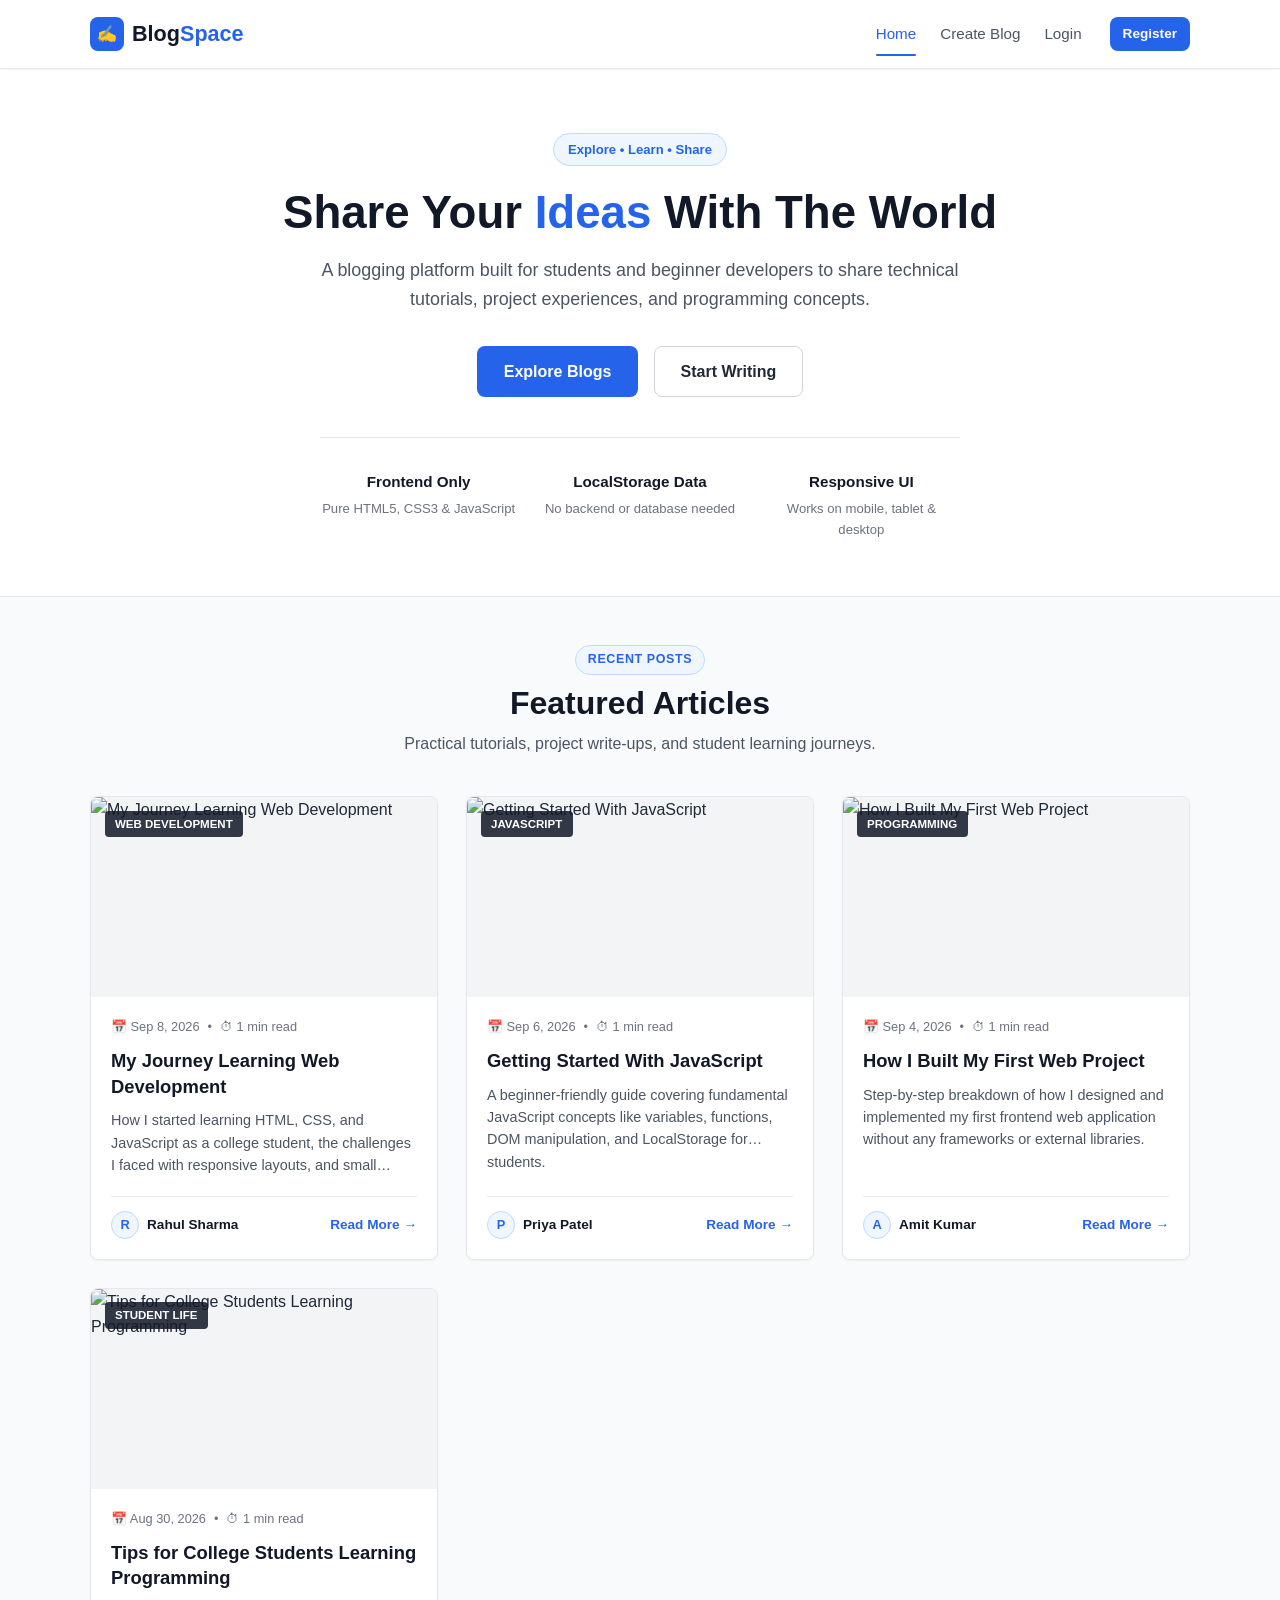
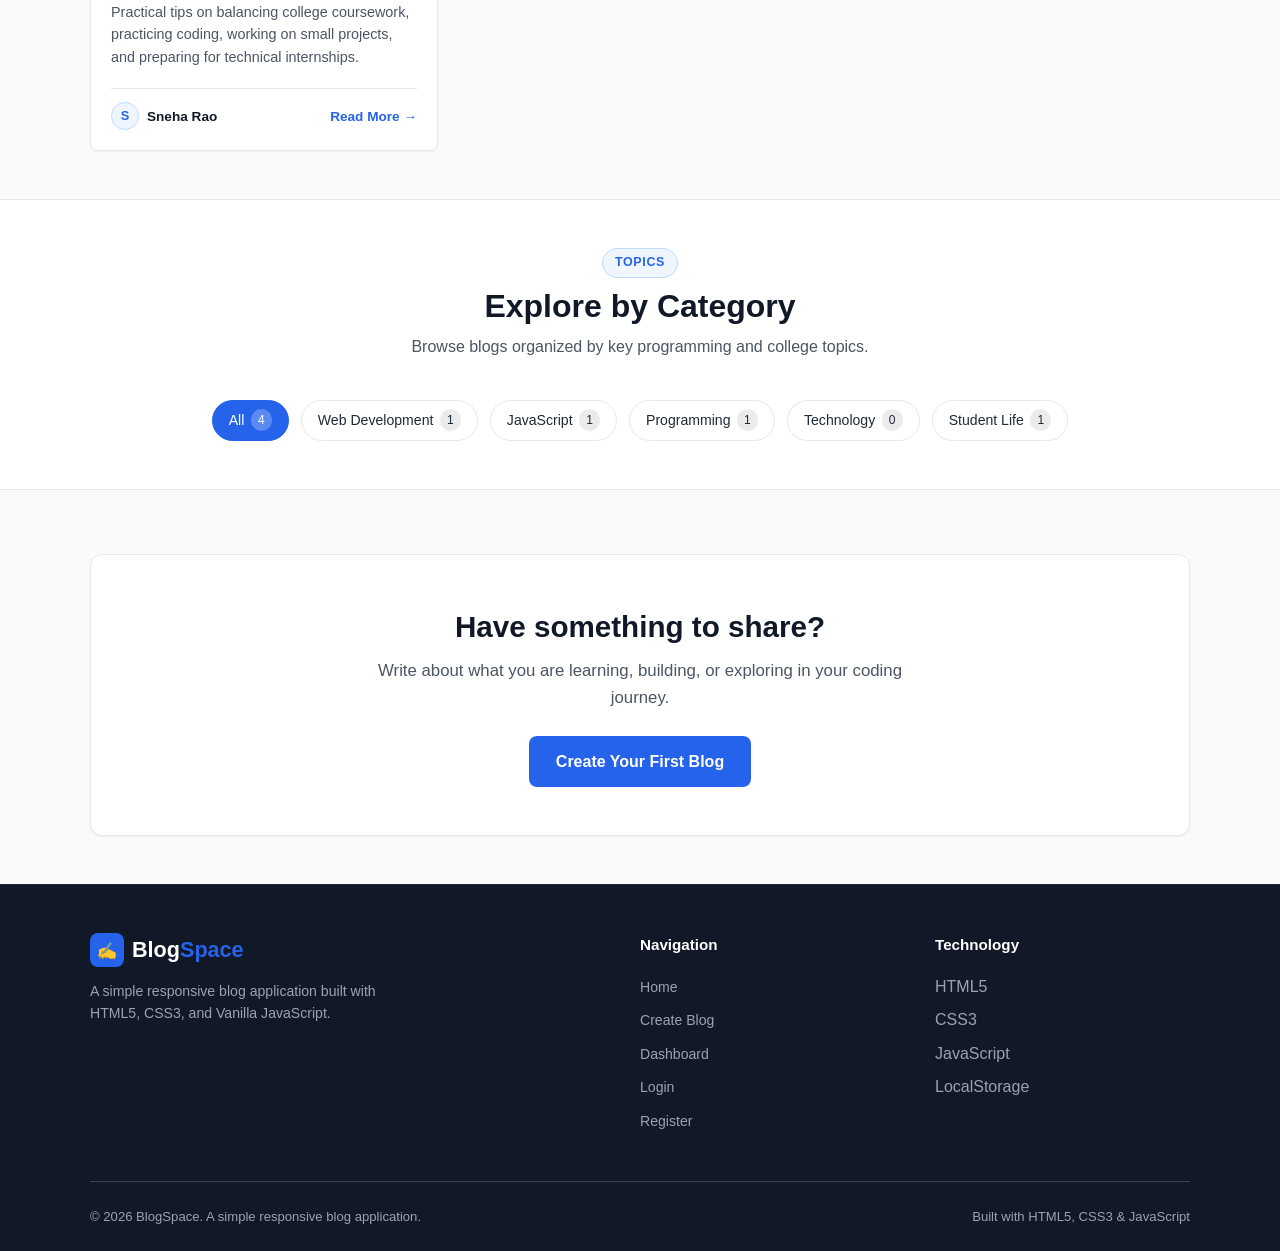
<file: index.html>
<!DOCTYPE html>
<html lang="en">

<head>
    <meta charset="UTF-8">
    <meta name="viewport" content="width=device-width, initial-scale=1.0">
    <title>BlogSpace – A Simple Responsive Blog Application</title>
    <meta name="description" content="A simple responsive blog application for sharing technical tutorials, project experiences, and programming concepts.">
    <!-- Stylesheet -->
    <link rel="stylesheet" href="css/style.css">
    <!-- Favicon -->
    <link rel="icon" href="data:image/svg+xml,<svg xmlns=%22http://www.w3.org/2000/svg%22 viewBox=%220 0 100 100%22><text y=%22.9em%22 font-size=%2290%22>✍️</text></svg>">
</head>

<body>

    <!-- ==================== HEADER / NAVBAR ==================== -->
    <header class="navbar">
        <div class="container nav-container">
            <a href="index.html" class="brand">
                <div class="brand-icon">✍</div>
                <span>Blog<span class="accent">Space</span></span>
            </a>

            <!-- Navigation Menu (Links appear strictly ONCE) -->
            <nav class="nav-menu" id="nav-menu">
                <a href="index.html" class="nav-link active">Home</a>
                <a href="create-blog.html" class="nav-link">Create Blog</a>
                <a href="login.html" class="nav-link">Login</a>
                <a href="register.html" class="btn btn-primary btn-sm">Register</a>
            </nav>

            <!-- Mobile Hamburger Button -->
            <button class="nav-toggle" aria-label="Toggle navigation menu" id="nav-toggle">
        <span></span>
        <span></span>
        <span></span>
      </button>
        </div>
    </header>

    <!-- ==================== MAIN CONTENT ==================== -->
    <main>
        <!-- Hero Section -->
        <section class="hero">
            <div class="container hero-content">
                <div class="hero-badge">Explore • Learn • Share</div>
                <h1 class="hero-title">
                    Share Your <span class="highlight">Ideas</span> With The World
                </h1>
                <p class="hero-subtitle">
                    A blogging platform built for students and beginner developers to share technical tutorials, project experiences, and programming concepts.
                </p>
                <div class="hero-actions">
                    <a href="#featured-articles" class="btn btn-primary btn-lg">Explore Blogs</a>
                    <a href="create-blog.html" class="btn btn-outline btn-lg">Start Writing</a>
                </div>

                <!-- Realistic Project Highlights -->
                <div class="hero-highlights">
                    <div class="highlight-item">
                        <strong>Frontend Only</strong>
                        <span>Pure HTML5, CSS3 & JavaScript</span>
                    </div>
                    <div class="highlight-item">
                        <strong>LocalStorage Data</strong>
                        <span>No backend or database needed</span>
                    </div>
                    <div class="highlight-item">
                        <strong>Responsive UI</strong>
                        <span>Works on mobile, tablet & desktop</span>
                    </div>
                </div>
            </div>
        </section>

        <!-- Featured Articles Section -->
        <section class="section" id="featured-articles">
            <div class="container">
                <div class="section-title-wrap">
                    <span class="section-badge">Recent Posts</span>
                    <h2 class="section-title">Featured Articles</h2>
                    <p class="section-desc">Practical tutorials, project write-ups, and student learning journeys.</p>
                </div>

                <!-- Populated dynamically by script.js -->
                <div class="blogs-grid" id="featured-blogs-grid"></div>
            </div>
        </section>

        <!-- Categories Section -->
        <section class="section" style="background-color: var(--bg-surface); border-top: 1px solid var(--border); border-bottom: 1px solid var(--border);">
            <div class="container">
                <div class="section-title-wrap">
                    <span class="section-badge">Topics</span>
                    <h2 class="section-title">Explore by Category</h2>
                    <p class="section-desc">Browse blogs organized by key programming and college topics.</p>
                </div>

                <!-- Populated dynamically by script.js with interactive filtering -->
                <div class="categories-container" id="home-categories-list">
                    <button type="button" class="category-chip active" data-category="All">All</button>
                    <button type="button" class="category-chip" data-category="Web Development">Web Development</button>
                    <button type="button" class="category-chip" data-category="JavaScript">JavaScript</button>
                    <button type="button" class="category-chip" data-category="Programming">Programming</button>
                    <button type="button" class="category-chip" data-category="Technology">Technology</button>
                    <button type="button" class="category-chip" data-category="Student Life">Student Life</button>
                </div>
            </div>
        </section>

        <!-- Natural Call to Action Section -->
        <section class="section">
            <div class="container">
                <div class="cta-banner">
                    <h2>Have something to share?</h2>
                    <p>Write about what you are learning, building, or exploring in your coding journey.</p>
                    <a href="create-blog.html" class="btn btn-primary btn-lg">Create Your First Blog</a>
                </div>
            </div>
        </section>
    </main>

    <!-- ==================== FOOTER ==================== -->
    <footer class="footer">
        <div class="container">
            <div class="footer-grid">
                <div class="footer-brand">
                    <a href="index.html" class="brand">
                        <div class="brand-icon">✍</div>
                        <span>Blog<span class="accent">Space</span></span>
                    </a>
                    <p>A simple responsive blog application built with HTML5, CSS3, and Vanilla JavaScript.</p>
                </div>
                <div class="footer-col">
                    <h4>Navigation</h4>
                    <ul class="footer-links">
                        <li><a href="index.html">Home</a></li>
                        <li><a href="create-blog.html">Create Blog</a></li>
                        <li><a href="dashboard.html">Dashboard</a></li>
                        <li><a href="login.html">Login</a></li>
                        <li><a href="register.html">Register</a></li>
                    </ul>
                </div>
                <div class="footer-col">
                    <h4>Technology</h4>
                    <ul class="footer-links">
                        <li><span>HTML5</span></li>
                        <li><span>CSS3</span></li>
                        <li><span>JavaScript</span></li>
                        <li><span>LocalStorage</span></li>
                    </ul>
                </div>
            </div>

            <div class="footer-bottom">
                <p>&copy; 2026 BlogSpace. A simple responsive blog application.</p>
                <p>Built with HTML5, CSS3 & JavaScript</p>
            </div>
        </div>
    </footer>

    <!-- Application Script -->
    <script src="js/script.js"></script>
</body>

</html>
</file>
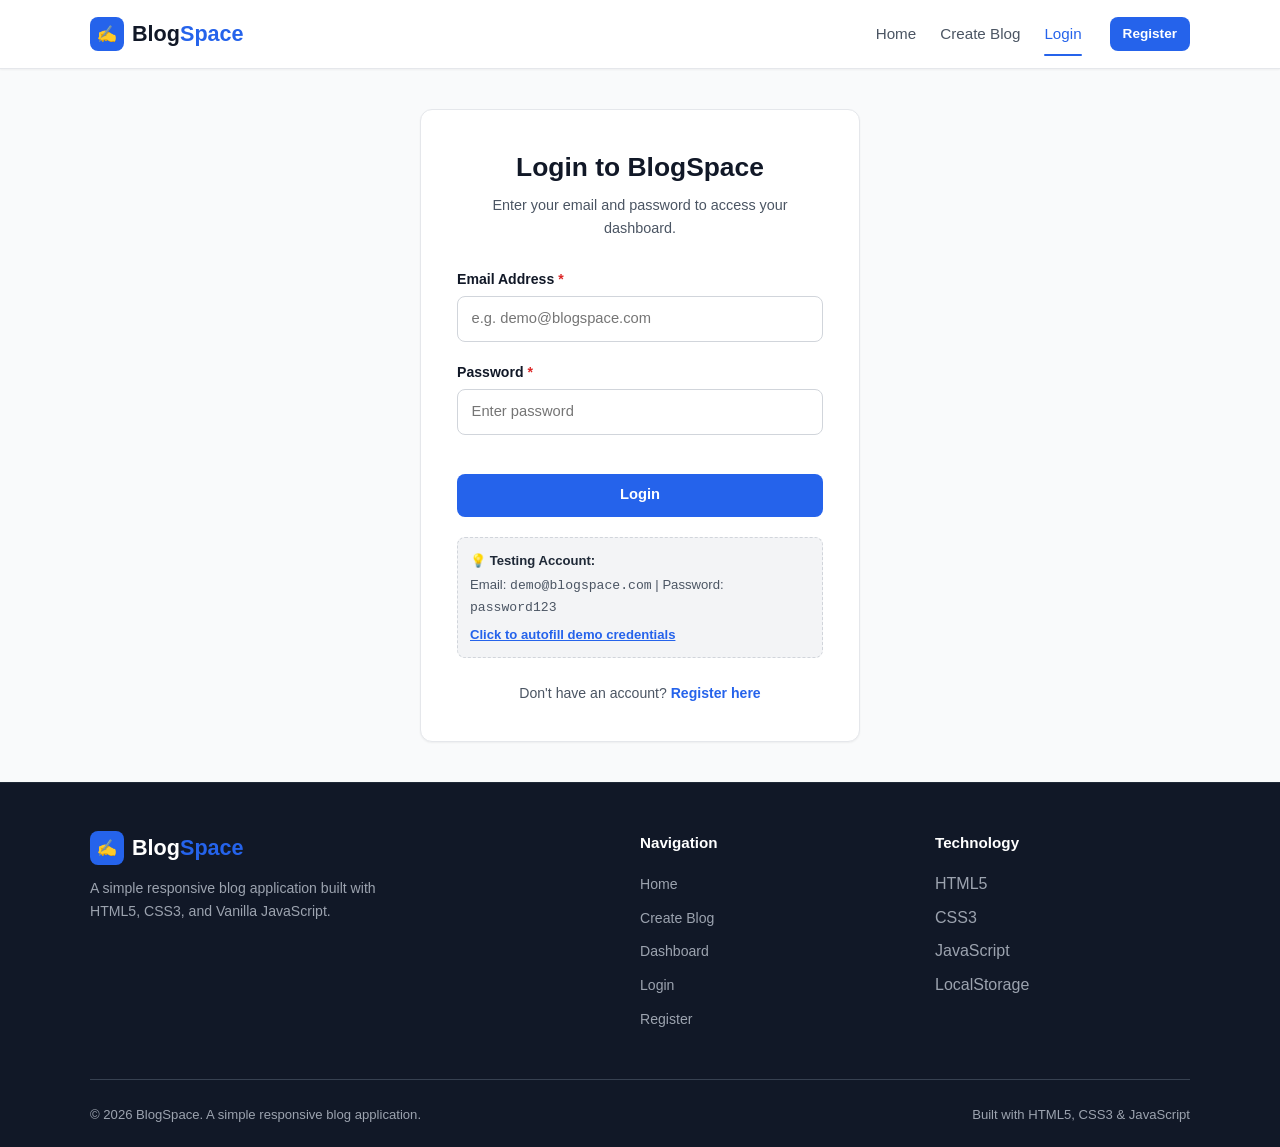
<file: create-blog.html>
<!DOCTYPE html>
<html lang="en">
<head>
  <meta charset="UTF-8">
  <meta name="viewport" content="width=device-width, initial-scale=1.0">
  <title>Create Blog – BlogSpace</title>
  <meta name="description" content="Write and publish a new blog post on BlogSpace.">
  <!-- Stylesheet -->
  <link rel="stylesheet" href="css/style.css">
  <!-- Favicon -->
  <link rel="icon" href="data:image/svg+xml,<svg xmlns=%22http://www.w3.org/2000/svg%22 viewBox=%220 0 100 100%22><text y=%22.9em%22 font-size=%2290%22>✍️</text></svg>">
</head>
<body>

  <!-- ==================== HEADER / NAVBAR ==================== -->
  <header class="navbar">
    <div class="container nav-container">
      <a href="index.html" class="brand">
        <div class="brand-icon">✍</div>
        <span>Blog<span class="accent">Space</span></span>
      </a>

      <!-- Navigation Menu (Links appear strictly ONCE) -->
      <nav class="nav-menu" id="nav-menu">
        <a href="index.html" class="nav-link">Home</a>
        <a href="create-blog.html" class="nav-link active">Create Blog</a>
        <a href="login.html" class="nav-link">Login</a>
        <a href="register.html" class="btn btn-primary btn-sm">Register</a>
      </nav>

      <!-- Mobile Hamburger Button -->
      <button class="nav-toggle" aria-label="Toggle navigation menu" id="nav-toggle">
        <span></span>
        <span></span>
        <span></span>
      </button>
    </div>
  </header>

  <!-- ==================== MAIN CONTENT ==================== -->
  <main class="section">
    <div class="container container-narrow">
      <div class="section-title-wrap" style="margin-bottom: 2rem;">
        <span class="section-badge">New Post</span>
        <h1 class="section-title">Create a New Blog</h1>
        <p class="section-desc">Share your learning experience, project documentation, or coding tutorial.</p>
      </div>

      <!-- Create Blog Card / Form -->
      <div class="auth-card" style="max-width: 100%; padding: 2rem;">
        <form id="create-blog-form" novalidate>
          
          <!-- Blog Title -->
          <div class="form-group">
            <label for="blog-title" class="form-label">
              Blog Title <span class="req">*</span>
            </label>
            <input
              type="text"
              id="blog-title"
              class="form-control"
              placeholder="e.g., How I Solved Flexbox Alignment in CSS"
              required
            >
          </div>

          <!-- Author & Category Grid -->
          <div style="display: grid; grid-template-columns: 1fr 1fr; gap: 1rem;">
            <!-- Author Name -->
            <div class="form-group">
              <label for="blog-author" class="form-label">
                Author Name <span class="req">*</span>
              </label>
              <input
                type="text"
                id="blog-author"
                class="form-control"
                placeholder="Your Name"
                required
              >
            </div>

            <!-- Category -->
            <div class="form-group">
              <label for="blog-category" class="form-label">
                Category <span class="req">*</span>
              </label>
              <select id="blog-category" class="form-control" required>
                <option value="">Select Category</option>
                <option value="Web Development">Web Development</option>
                <option value="JavaScript">JavaScript</option>
                <option value="Programming">Programming</option>
                <option value="Technology">Technology</option>
                <option value="Student Life">Student Life</option>
              </select>
            </div>
          </div>

          <!-- Cover Image URL -->
          <div class="form-group">
            <label for="blog-image-url" class="form-label">
              Cover Image URL (Optional)
            </label>
            <input
              type="url"
              id="blog-image-url"
              class="form-control"
              placeholder="https://images.unsplash.com/... (optional fallback provided)"
            >
            
            <!-- Quick preset picks for easy student testing -->
            <div style="margin-top: 0.4rem; font-size: 0.8rem; color: var(--text-muted);">
              Quick image picks:
              <div class="preset-images">
                <span class="preset-chip" data-img="https://images.unsplash.com/photo-1517694712202-14dd9538aa97?auto=format&fit=crop&w=1000&q=80">💻 Coding</span>
                <span class="preset-chip" data-img="https://images.unsplash.com/photo-1498050108023-c5249f4df085?auto=format&fit=crop&w=1000&q=80">🌐 Web</span>
                <span class="preset-chip" data-img="https://images.unsplash.com/photo-1522202176988-66273c2fd55f?auto=format&fit=crop&w=1000&q=80">🎓 College</span>
                <span class="preset-chip" data-img="https://images.unsplash.com/photo-1555066931-4365d14bab8c?auto=format&fit=crop&w=1000&q=80">⌨️ Programming</span>
              </div>
            </div>

            <!-- Live Image Preview Box -->
            <div class="image-preview-container" id="image-preview-box">
              <div class="image-preview-placeholder" id="image-placeholder">
                <span>Enter an image URL or click a sample chip above to preview</span>
              </div>
              <img id="image-preview" alt="Cover Preview">
            </div>
          </div>

          <!-- Blog Content -->
          <div class="form-group">
            <label for="blog-content" class="form-label">
              Blog Content <span class="req">*</span>
            </label>
            <textarea
              id="blog-content"
              class="form-control"
              rows="8"
              placeholder="Write your blog post here...

Tips:
- Use '## Heading' for section titles
- Use '> quote' for callouts
- Share code examples and what you learned"
              required
            ></textarea>
          </div>

          <!-- Form Buttons -->
          <div style="display: flex; justify-content: flex-end; gap: 0.75rem; margin-top: 1.5rem;">
            <a href="dashboard.html" class="btn btn-outline">Cancel</a>
            <button type="submit" class="btn btn-primary" id="publish-btn">
              Publish Blog &rarr;
            </button>
          </div>
        </form>
      </div>
    </div>
  </main>

  <!-- ==================== FOOTER ==================== -->
  <footer class="footer">
    <div class="container">
      <div class="footer-grid">
        <div class="footer-brand">
          <a href="index.html" class="brand">
            <div class="brand-icon">✍</div>
            <span>Blog<span class="accent">Space</span></span>
          </a>
          <p>A simple responsive blog application built with HTML5, CSS3, and Vanilla JavaScript.</p>
        </div>
        <div class="footer-col">
          <h4>Navigation</h4>
          <ul class="footer-links">
            <li><a href="index.html">Home</a></li>
            <li><a href="create-blog.html">Create Blog</a></li>
            <li><a href="dashboard.html">Dashboard</a></li>
            <li><a href="login.html">Login</a></li>
            <li><a href="register.html">Register</a></li>
          </ul>
        </div>
        <div class="footer-col">
          <h4>Technology</h4>
          <ul class="footer-links">
            <li><span>HTML5</span></li>
            <li><span>CSS3</span></li>
            <li><span>JavaScript</span></li>
            <li><span>LocalStorage</span></li>
          </ul>
        </div>
      </div>

      <div class="footer-bottom">
        <p>&copy; 2026 BlogSpace. A simple responsive blog application.</p>
        <p>Built with HTML5, CSS3 & JavaScript</p>
      </div>
    </div>
  </footer>

  <!-- Application Script -->
  <script src="js/script.js"></script>
</body>
</html>
</file>
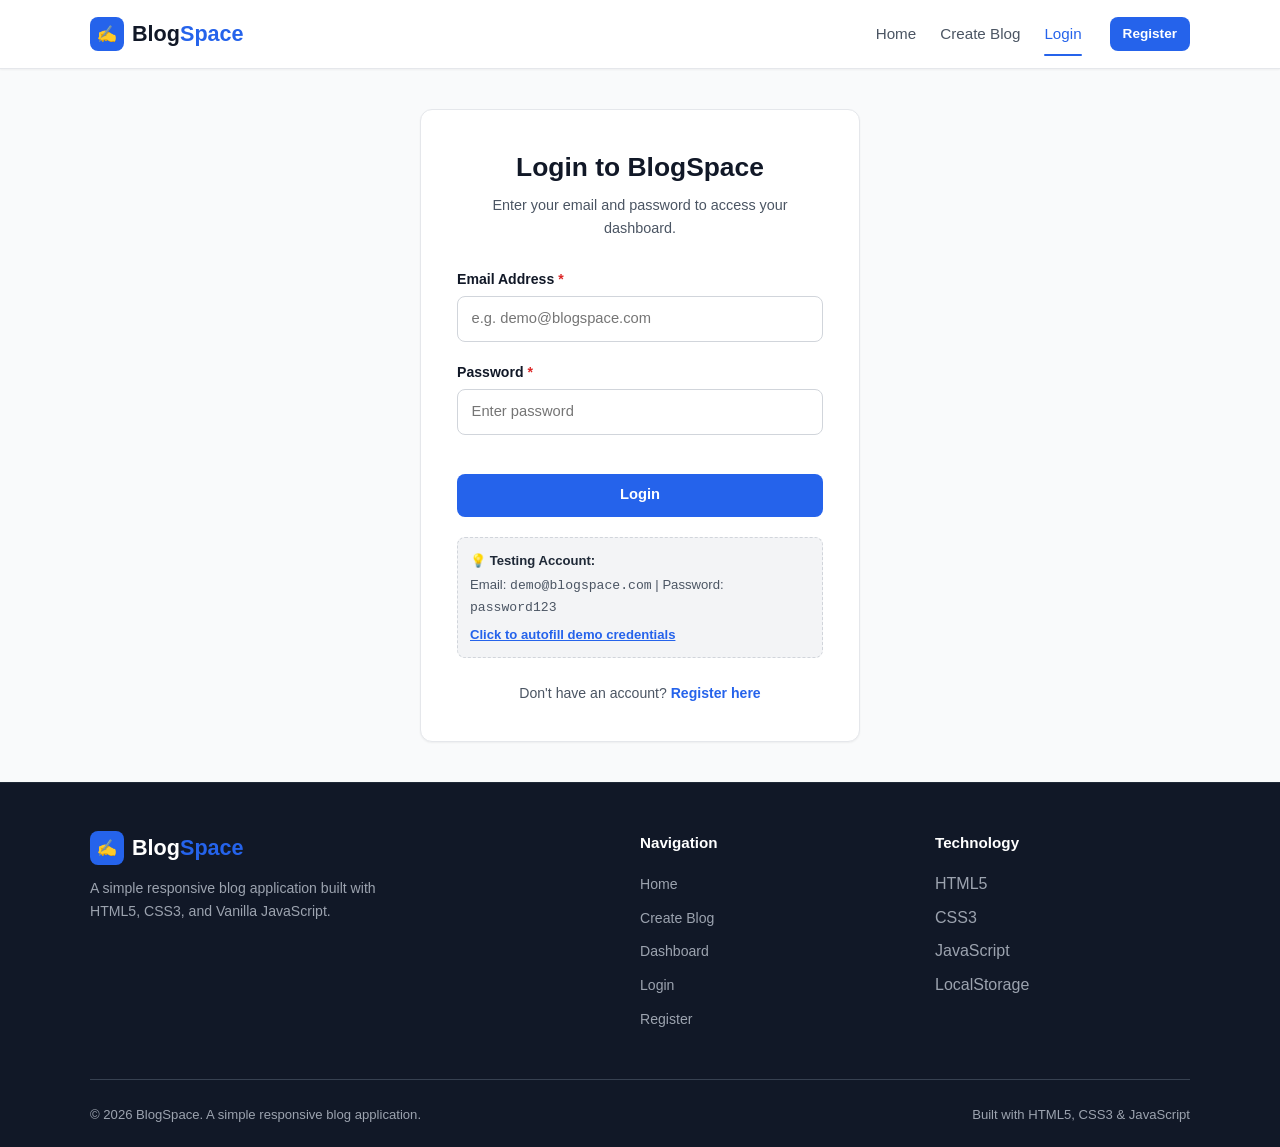
<file: dashboard.html>
<!DOCTYPE html>
<html lang="en">
<head>
  <meta charset="UTF-8">
  <meta name="viewport" content="width=device-width, initial-scale=1.0">
  <title>Dashboard – BlogSpace</title>
  <meta name="description" content="User dashboard to manage written blogs and view platform updates.">
  <!-- Stylesheet -->
  <link rel="stylesheet" href="css/style.css">
  <!-- Favicon -->
  <link rel="icon" href="data:image/svg+xml,<svg xmlns=%22http://www.w3.org/2000/svg%22 viewBox=%220 0 100 100%22><text y=%22.9em%22 font-size=%2290%22>✍️</text></svg>">
</head>
<body>

  <!-- ==================== HEADER / NAVBAR ==================== -->
  <header class="navbar">
    <div class="container nav-container">
      <a href="index.html" class="brand">
        <div class="brand-icon">✍</div>
        <span>Blog<span class="accent">Space</span></span>
      </a>

      <!-- Navigation Menu (Links appear strictly ONCE) -->
      <nav class="nav-menu" id="nav-menu">
        <a href="index.html" class="nav-link">Home</a>
        <a href="create-blog.html" class="nav-link">Create Blog</a>
        <a href="dashboard.html" class="nav-link active">Dashboard</a>
        <button type="button" class="btn btn-outline btn-sm" id="logout-btn">Logout</button>
      </nav>

      <!-- Mobile Hamburger Button -->
      <button class="nav-toggle" aria-label="Toggle navigation menu" id="nav-toggle">
        <span></span>
        <span></span>
        <span></span>
      </button>
    </div>
  </header>

  <!-- ==================== DASHBOARD HEADER ==================== -->
  <div class="dashboard-header">
    <div class="container dashboard-header-inner">
      <div class="dashboard-welcome">
        <h1>Welcome, <span id="user-welcome-name">Student</span> 👋</h1>
        <p>Manage your published blogs and track your contributions.</p>
      </div>
      <div>
        <a href="create-blog.html" class="btn btn-primary">
          ✍️ Write New Blog
        </a>
      </div>
    </div>
  </div>

  <!-- ==================== MAIN CONTENT ==================== -->
  <main class="section" style="padding-top: 1.5rem;">
    <div class="container">
      
      <!-- Realistic Student Stats -->
      <div class="stats-grid">
        <!-- Total Platform Blogs -->
        <div class="stat-card">
          <div class="stat-icon">📚</div>
          <div class="stat-info">
            <h4 id="stat-total-blogs">0</h4>
            <p>Total Blogs</p>
          </div>
        </div>

        <!-- My Published Blogs -->
        <div class="stat-card">
          <div class="stat-icon">📝</div>
          <div class="stat-info">
            <h4 id="stat-my-blogs">0</h4>
            <p>My Blogs</p>
          </div>
        </div>
      </div>

      <!-- Section: My Blogs -->
      <section style="margin-bottom: 3rem;">
        <div class="dashboard-section-header">
          <h2>My Blogs</h2>
          <a href="create-blog.html" class="btn btn-outline-primary btn-sm">+ Create Blog</a>
        </div>

        <!-- List of user's blogs -->
        <div class="user-posts-list" id="user-posts-list">
          <!-- Populated dynamically by script.js -->
        </div>
      </section>

      <!-- Section: Recent Blogs -->
      <section>
        <div class="dashboard-section-header">
          <h2>Recent Blogs</h2>
          <a href="index.html#featured-articles" class="btn btn-outline btn-sm">View All &rarr;</a>
        </div>

        <div class="blogs-grid" id="recent-platform-blogs">
          <!-- Populated dynamically by script.js -->
        </div>
      </section>

    </div>
  </main>

  <!-- ==================== FOOTER ==================== -->
  <footer class="footer">
    <div class="container">
      <div class="footer-grid">
        <div class="footer-brand">
          <a href="index.html" class="brand">
            <div class="brand-icon">✍</div>
            <span>Blog<span class="accent">Space</span></span>
          </a>
          <p>A simple responsive blog application built with HTML5, CSS3, and Vanilla JavaScript.</p>
        </div>
        <div class="footer-col">
          <h4>Navigation</h4>
          <ul class="footer-links">
            <li><a href="index.html">Home</a></li>
            <li><a href="create-blog.html">Create Blog</a></li>
            <li><a href="dashboard.html">Dashboard</a></li>
            <li><a href="login.html">Login</a></li>
            <li><a href="register.html">Register</a></li>
          </ul>
        </div>
        <div class="footer-col">
          <h4>Technology</h4>
          <ul class="footer-links">
            <li><span>HTML5</span></li>
            <li><span>CSS3</span></li>
            <li><span>JavaScript</span></li>
            <li><span>LocalStorage</span></li>
          </ul>
        </div>
      </div>

      <div class="footer-bottom">
        <p>&copy; 2026 BlogSpace. A simple responsive blog application.</p>
        <p>Built with HTML5, CSS3 & JavaScript</p>
      </div>
    </div>
  </footer>

  <!-- Application Script -->
  <script src="js/script.js"></script>
</body>
</html>
</file>
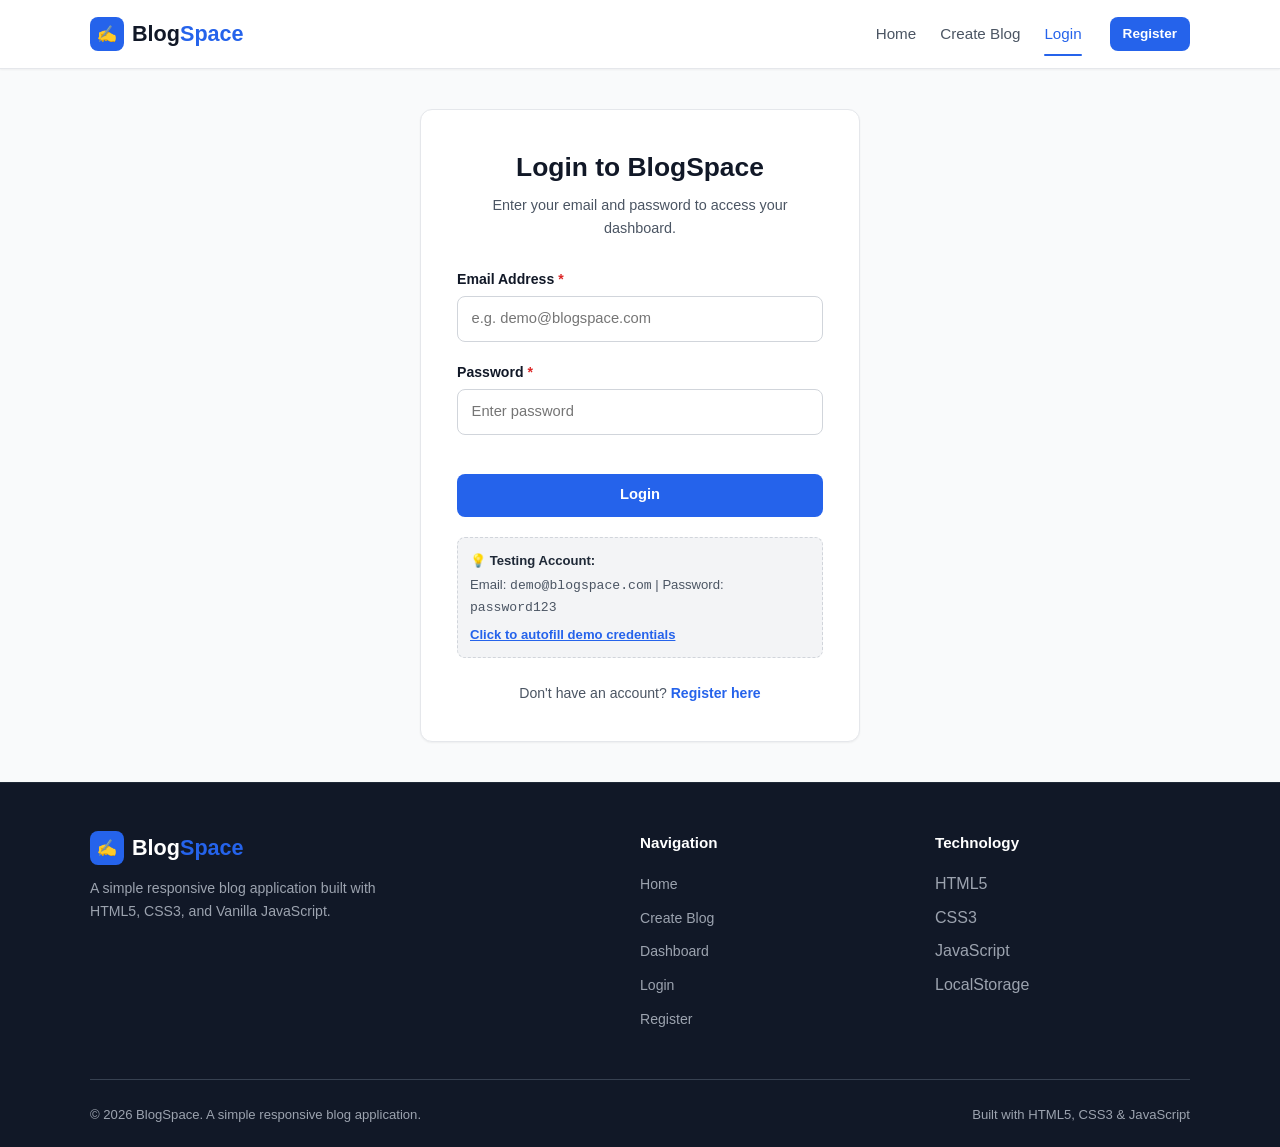
<file: login.html>
<!DOCTYPE html>
<html lang="en">
<head>
  <meta charset="UTF-8">
  <meta name="viewport" content="width=device-width, initial-scale=1.0">
  <title>Login – BlogSpace</title>
  <meta name="description" content="Sign in to your BlogSpace account.">
  <!-- Stylesheet -->
  <link rel="stylesheet" href="css/style.css">
  <!-- Favicon -->
  <link rel="icon" href="data:image/svg+xml,<svg xmlns=%22http://www.w3.org/2000/svg%22 viewBox=%220 0 100 100%22><text y=%22.9em%22 font-size=%2290%22>✍️</text></svg>">
</head>
<body>

  <!-- ==================== HEADER / NAVBAR ==================== -->
  <header class="navbar">
    <div class="container nav-container">
      <a href="index.html" class="brand">
        <div class="brand-icon">✍</div>
        <span>Blog<span class="accent">Space</span></span>
      </a>

      <!-- Navigation Menu (Links appear strictly ONCE) -->
      <nav class="nav-menu" id="nav-menu">
        <a href="index.html" class="nav-link">Home</a>
        <a href="create-blog.html" class="nav-link">Create Blog</a>
        <a href="login.html" class="nav-link active">Login</a>
        <a href="register.html" class="btn btn-primary btn-sm">Register</a>
      </nav>

      <!-- Mobile Hamburger Button -->
      <button class="nav-toggle" aria-label="Toggle navigation menu" id="nav-toggle">
        <span></span>
        <span></span>
        <span></span>
      </button>
    </div>
  </header>

  <!-- ==================== AUTHENTICATION WRAPPER ==================== -->
  <main class="auth-wrapper">
    <div class="auth-card">
      <div class="auth-header">
        <h1>Login to BlogSpace</h1>
        <p>Enter your email and password to access your dashboard.</p>
      </div>

      <form id="login-form" novalidate>
        <!-- Email Input -->
        <div class="form-group">
          <label for="login-email" class="form-label">
            Email Address <span class="req">*</span>
          </label>
          <input
            type="email"
            id="login-email"
            class="form-control"
            placeholder="e.g. demo@blogspace.com"
            autocomplete="email"
            required
          >
        </div>

        <!-- Password Input -->
        <div class="form-group">
          <label for="login-password" class="form-label">
            Password <span class="req">*</span>
          </label>
          <input
            type="password"
            id="login-password"
            class="form-control"
            placeholder="Enter password"
            autocomplete="current-password"
            required
          >
        </div>

        <!-- Submit Button -->
        <button type="submit" class="btn btn-primary btn-block" style="margin-top: 1.25rem;" id="login-submit-btn">
          Login
        </button>
      </form>

      <!-- Quick Demo Account Box for Evaluators -->
      <div class="demo-credentials-box">
        <strong>💡 Testing Account:</strong>
        <p style="margin: 0.2rem 0; color: var(--text-muted);">Email: <code>demo@blogspace.com</code> | Password: <code>password123</code></p>
        <button type="button" id="demo-fill-btn">Click to autofill demo credentials</button>
      </div>

      <!-- Link to Register -->
      <div class="auth-footer">
        Don't have an account?
        <a href="register.html"><strong>Register here</strong></a>
      </div>
    </div>
  </main>

  <!-- ==================== FOOTER ==================== -->
  <footer class="footer">
    <div class="container">
      <div class="footer-grid">
        <div class="footer-brand">
          <a href="index.html" class="brand">
            <div class="brand-icon">✍</div>
            <span>Blog<span class="accent">Space</span></span>
          </a>
          <p>A simple responsive blog application built with HTML5, CSS3, and Vanilla JavaScript.</p>
        </div>
        <div class="footer-col">
          <h4>Navigation</h4>
          <ul class="footer-links">
            <li><a href="index.html">Home</a></li>
            <li><a href="create-blog.html">Create Blog</a></li>
            <li><a href="dashboard.html">Dashboard</a></li>
            <li><a href="login.html">Login</a></li>
            <li><a href="register.html">Register</a></li>
          </ul>
        </div>
        <div class="footer-col">
          <h4>Technology</h4>
          <ul class="footer-links">
            <li><span>HTML5</span></li>
            <li><span>CSS3</span></li>
            <li><span>JavaScript</span></li>
            <li><span>LocalStorage</span></li>
          </ul>
        </div>
      </div>

      <div class="footer-bottom">
        <p>&copy; 2026 BlogSpace. A simple responsive blog application.</p>
        <p>Built with HTML5, CSS3 & JavaScript</p>
      </div>
    </div>
  </footer>

  <!-- Application Script -->
  <script src="js/script.js"></script>
</body>
</html>
</file>
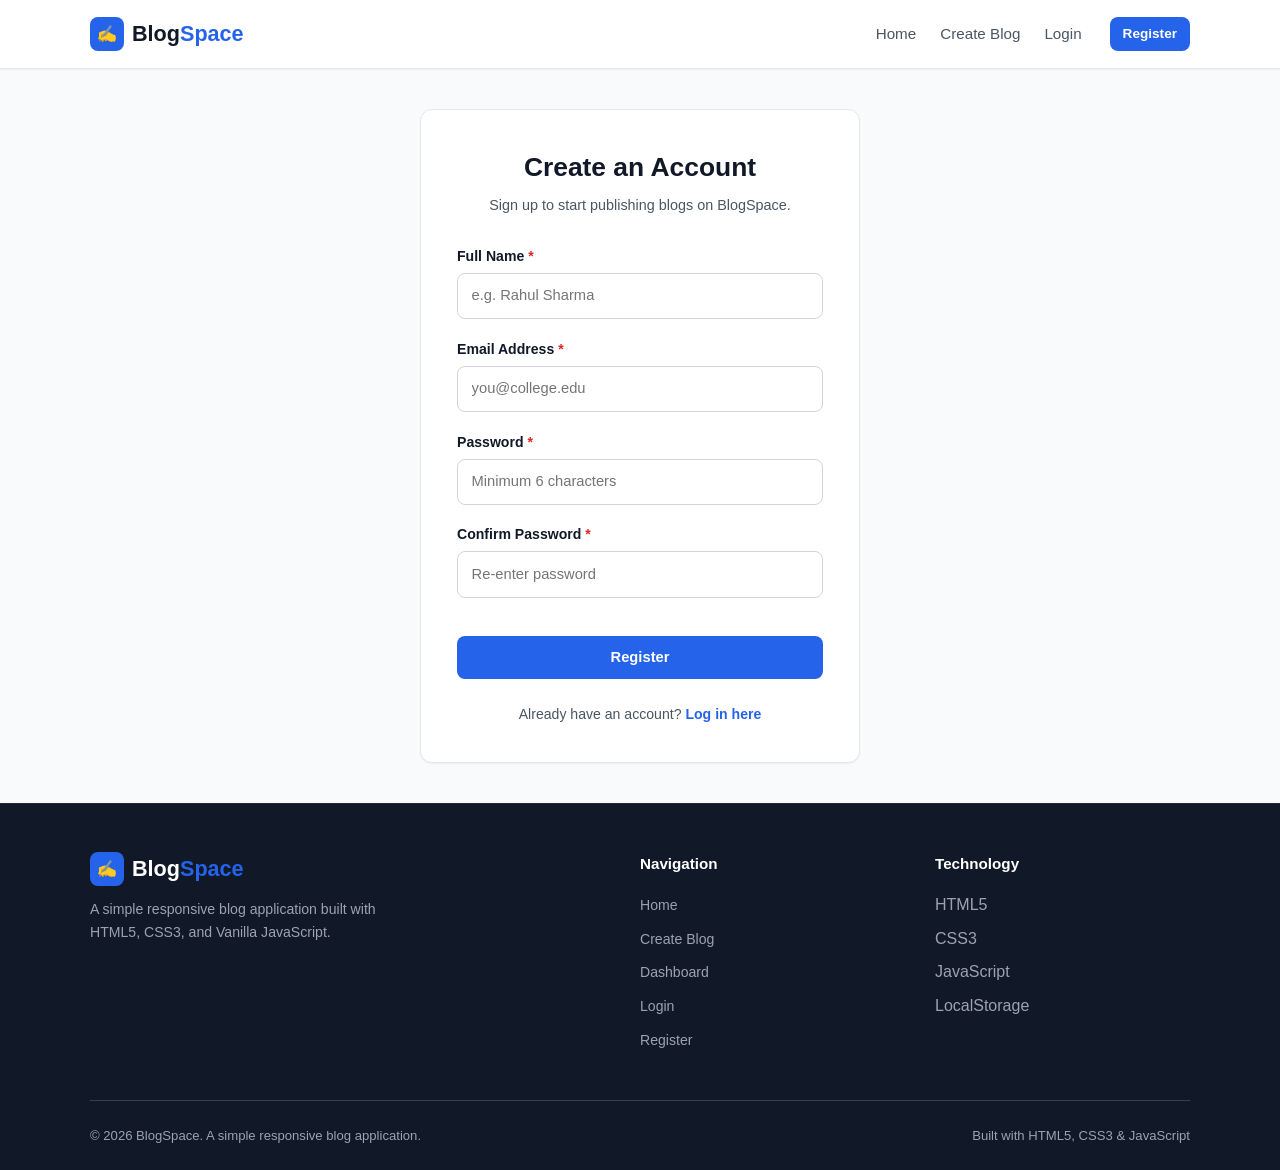
<file: register.html>
<!DOCTYPE html>
<html lang="en">
<head>
  <meta charset="UTF-8">
  <meta name="viewport" content="width=device-width, initial-scale=1.0">
  <title>Register – BlogSpace</title>
  <meta name="description" content="Create an account to write and manage blogs on BlogSpace.">
  <!-- Stylesheet -->
  <link rel="stylesheet" href="css/style.css">
  <!-- Favicon -->
  <link rel="icon" href="data:image/svg+xml,<svg xmlns=%22http://www.w3.org/2000/svg%22 viewBox=%220 0 100 100%22><text y=%22.9em%22 font-size=%2290%22>✍️</text></svg>">
</head>
<body>

  <!-- ==================== HEADER / NAVBAR ==================== -->
  <header class="navbar">
    <div class="container nav-container">
      <a href="index.html" class="brand">
        <div class="brand-icon">✍</div>
        <span>Blog<span class="accent">Space</span></span>
      </a>

      <!-- Navigation Menu (Links appear strictly ONCE) -->
      <nav class="nav-menu" id="nav-menu">
        <a href="index.html" class="nav-link">Home</a>
        <a href="create-blog.html" class="nav-link">Create Blog</a>
        <a href="login.html" class="nav-link">Login</a>
        <a href="register.html" class="btn btn-primary btn-sm active">Register</a>
      </nav>

      <!-- Mobile Hamburger Button -->
      <button class="nav-toggle" aria-label="Toggle navigation menu" id="nav-toggle">
        <span></span>
        <span></span>
        <span></span>
      </button>
    </div>
  </header>

  <!-- ==================== AUTHENTICATION WRAPPER ==================== -->
  <main class="auth-wrapper">
    <div class="auth-card">
      <div class="auth-header">
        <h1>Create an Account</h1>
        <p>Sign up to start publishing blogs on BlogSpace.</p>
      </div>

      <form id="register-form" novalidate>
        <!-- Full Name -->
        <div class="form-group">
          <label for="register-name" class="form-label">
            Full Name <span class="req">*</span>
          </label>
          <input
            type="text"
            id="register-name"
            class="form-control"
            placeholder="e.g. Rahul Sharma"
            autocomplete="name"
            required
          >
        </div>

        <!-- Email Address -->
        <div class="form-group">
          <label for="register-email" class="form-label">
            Email Address <span class="req">*</span>
          </label>
          <input
            type="email"
            id="register-email"
            class="form-control"
            placeholder="you@college.edu"
            autocomplete="email"
            required
          >
        </div>

        <!-- Password -->
        <div class="form-group">
          <label for="register-password" class="form-label">
            Password <span class="req">*</span>
          </label>
          <input
            type="password"
            id="register-password"
            class="form-control"
            placeholder="Minimum 6 characters"
            autocomplete="new-password"
            required
          >
        </div>

        <!-- Confirm Password -->
        <div class="form-group">
          <label for="register-confirm-password" class="form-label">
            Confirm Password <span class="req">*</span>
          </label>
          <input
            type="password"
            id="register-confirm-password"
            class="form-control"
            placeholder="Re-enter password"
            autocomplete="new-password"
            required
          >
        </div>

        <!-- Submit Button -->
        <button type="submit" class="btn btn-primary btn-block" style="margin-top: 1.25rem;" id="register-submit-btn">
          Register
        </button>
      </form>

      <!-- Link to Login -->
      <div class="auth-footer">
        Already have an account?
        <a href="login.html"><strong>Log in here</strong></a>
      </div>
    </div>
  </main>

  <!-- ==================== FOOTER ==================== -->
  <footer class="footer">
    <div class="container">
      <div class="footer-grid">
        <div class="footer-brand">
          <a href="index.html" class="brand">
            <div class="brand-icon">✍</div>
            <span>Blog<span class="accent">Space</span></span>
          </a>
          <p>A simple responsive blog application built with HTML5, CSS3, and Vanilla JavaScript.</p>
        </div>
        <div class="footer-col">
          <h4>Navigation</h4>
          <ul class="footer-links">
            <li><a href="index.html">Home</a></li>
            <li><a href="create-blog.html">Create Blog</a></li>
            <li><a href="dashboard.html">Dashboard</a></li>
            <li><a href="login.html">Login</a></li>
            <li><a href="register.html">Register</a></li>
          </ul>
        </div>
        <div class="footer-col">
          <h4>Technology</h4>
          <ul class="footer-links">
            <li><span>HTML5</span></li>
            <li><span>CSS3</span></li>
            <li><span>JavaScript</span></li>
            <li><span>LocalStorage</span></li>
          </ul>
        </div>
      </div>

      <div class="footer-bottom">
        <p>&copy; 2026 BlogSpace. A simple responsive blog application.</p>
        <p>Built with HTML5, CSS3 & JavaScript</p>
      </div>
    </div>
  </footer>

  <!-- Application Script -->
  <script src="js/script.js"></script>
</body>
</html>
</file>
<file: css/style.css>
/* ==========================================================================
   BlogSpace - Simple Responsive Blog Application
   Clean, Modern Frontend Design System
   ========================================================================== */


/* --- CSS Variables --- */

:root {
    --primary: #2563eb;
    --primary-hover: #1d4ed8;
    --primary-light: #eff6ff;
    --primary-border: #bfdbfe;
    --dark: #111827;
    --dark-surface: #1f2937;
    --text-main: #1f2937;
    --text-muted: #4b5563;
    --text-light: #6b7280;
    --bg-main: #f9fafb;
    --bg-surface: #ffffff;
    --bg-subtle: #f3f4f6;
    --border: #e5e7eb;
    --border-dark: #d1d5db;
    --success: #16a34a;
    --success-bg: #f0fdf4;
    --success-border: #bbf7d0;
    --danger: #dc2626;
    --danger-bg: #fef2f2;
    --danger-border: #fecaca;
    --warning: #d97706;
    --font-family: -apple-system, BlinkMacSystemFont, 'Segoe UI', Roboto, Helvetica, Arial, sans-serif;
    --font-mono: 'SFMono-Regular', Consolas, 'Liberation Mono', Menlo, monospace;
    --radius-sm: 4px;
    --radius-md: 8px;
    --radius-lg: 12px;
    --radius-full: 9999px;
    --shadow-sm: 0 1px 2px 0 rgba(0, 0, 0, 0.05);
    --shadow-md: 0 4px 6px -1px rgba(0, 0, 0, 0.08), 0 2px 4px -2px rgba(0, 0, 0, 0.04);
    --shadow-lg: 0 10px 15px -3px rgba(0, 0, 0, 0.08), 0 4px 6px -4px rgba(0, 0, 0, 0.04);
    --transition: all 0.2s ease-in-out;
}


/* --- Global Reset --- */

*,
*::before,
*::after {
    box-sizing: border-box;
    margin: 0;
    padding: 0;
}

html {
    font-size: 16px;
    scroll-behavior: smooth;
}

body {
    font-family: var(--font-family);
    background-color: var(--bg-main);
    color: var(--text-main);
    line-height: 1.6;
    min-height: 100vh;
    display: flex;
    flex-direction: column;
}

main {
    flex: 1 0 auto;
}

a {
    color: var(--primary);
    text-decoration: none;
    transition: var(--transition);
}

a:hover {
    color: var(--primary-hover);
}

img {
    max-width: 100%;
    height: auto;
    display: block;
}

button,
input,
select,
textarea {
    font: inherit;
    color: inherit;
}

button {
    cursor: pointer;
}

ul,
ol {
    list-style: none;
}


/* --- Containers --- */

.container {
    width: 100%;
    max-width: 1140px;
    margin-left: auto;
    margin-right: auto;
    padding-left: 1.25rem;
    padding-right: 1.25rem;
}

.container-narrow {
    max-width: 780px;
}

.section {
    padding: 3rem 0;
}

.section-title-wrap {
    text-align: center;
    margin-bottom: 2.5rem;
}

.section-badge {
    display: inline-block;
    padding: 0.25rem 0.75rem;
    font-size: 0.78rem;
    font-weight: 600;
    text-transform: uppercase;
    letter-spacing: 0.05em;
    color: var(--primary);
    background-color: var(--primary-light);
    border: 1px solid var(--primary-border);
    border-radius: var(--radius-full);
    margin-bottom: 0.5rem;
}

.section-title {
    font-size: 2rem;
    font-weight: 700;
    color: var(--dark);
    line-height: 1.25;
}

.section-desc {
    font-size: 1rem;
    color: var(--text-muted);
    max-width: 600px;
    margin: 0.5rem auto 0;
}


/* --- Navbar (Header) --- */

.navbar {
    position: sticky;
    top: 0;
    z-index: 1000;
    background: #ffffff;
    border-bottom: 1px solid var(--border);
    box-shadow: var(--shadow-sm);
}

.navbar .nav-container {
    display: flex;
    align-items: center;
    justify-content: space-between;
    height: 68px;
}


/* Brand Logo */

.brand {
    display: flex;
    align-items: center;
    gap: 0.5rem;
    font-size: 1.35rem;
    font-weight: 800;
    color: var(--dark);
}

.brand-icon {
    width: 34px;
    height: 34px;
    background-color: var(--primary);
    color: white;
    border-radius: var(--radius-md);
    display: flex;
    align-items: center;
    justify-content: center;
    font-size: 1rem;
}

.brand span.accent {
    color: var(--primary);
}


/* Desktop Navigation Menu (Home | Create Blog | Login | Register) */

.nav-menu {
    display: flex;
    align-items: center;
    gap: 1.5rem;
}

.nav-link {
    font-size: 0.95rem;
    font-weight: 500;
    color: var(--text-muted);
    padding: 0.35rem 0;
    position: relative;
    transition: var(--transition);
}

.nav-link:hover,
.nav-link.active {
    color: var(--primary);
}

.nav-link.active::after {
    content: '';
    position: absolute;
    bottom: -4px;
    left: 0;
    width: 100%;
    height: 2px;
    background-color: var(--primary);
    border-radius: 2px;
}

.nav-menu .btn {
    margin-left: 0.25rem;
}


/* Mobile Toggle Hamburger */

.nav-toggle {
    display: none;
    flex-direction: column;
    justify-content: space-between;
    width: 26px;
    height: 18px;
    background: transparent;
    border: none;
    cursor: pointer;
    z-index: 1100;
}

.nav-toggle span {
    display: block;
    height: 2px;
    width: 100%;
    background-color: var(--dark);
    border-radius: 2px;
    transition: var(--transition);
}

.nav-toggle.open span:nth-child(1) {
    transform: translateY(8px) rotate(45deg);
}

.nav-toggle.open span:nth-child(2) {
    opacity: 0;
}

.nav-toggle.open span:nth-child(3) {
    transform: translateY(-8px) rotate(-45deg);
}


/* --- Buttons --- */

.btn {
    display: inline-flex;
    align-items: center;
    justify-content: center;
    gap: 0.4rem;
    padding: 0.55rem 1.15rem;
    font-size: 0.92rem;
    font-weight: 600;
    border-radius: var(--radius-md);
    transition: var(--transition);
    border: 1px solid transparent;
    white-space: nowrap;
}

.btn:hover {
    cursor: pointer;
}

.btn-primary {
    background-color: var(--primary);
    color: #ffffff;
}

.btn-primary:hover {
    background-color: var(--primary-hover);
    color: #ffffff;
}

.btn-outline {
    background-color: transparent;
    color: var(--text-main);
    border-color: var(--border-dark);
}

.btn-outline:hover {
    background-color: var(--bg-subtle);
    color: var(--primary);
    border-color: var(--primary);
}

.btn-outline-primary {
    background-color: transparent;
    color: var(--primary);
    border-color: var(--primary);
}

.btn-outline-primary:hover {
    background-color: var(--primary-light);
    color: var(--primary-hover);
}

.btn-danger {
    background-color: var(--danger);
    color: #ffffff;
}

.btn-danger:hover {
    background-color: #b91c1c;
}

.btn-sm {
    padding: 0.35rem 0.75rem;
    font-size: 0.85rem;
}

.btn-lg {
    padding: 0.75rem 1.6rem;
    font-size: 1rem;
}

.btn-block {
    width: 100%;
}


/* User Profile Badge */

.user-menu-pill {
    display: flex;
    align-items: center;
    gap: 0.5rem;
    background-color: var(--bg-subtle);
    border: 1px solid var(--border);
    padding: 0.3rem 0.75rem;
    border-radius: var(--radius-full);
    font-weight: 500;
    font-size: 0.88rem;
    color: var(--dark);
}

.user-avatar {
    width: 24px;
    height: 24px;
    border-radius: 50%;
    background-color: var(--primary);
    color: white;
    display: flex;
    align-items: center;
    justify-content: center;
    font-size: 0.75rem;
    font-weight: 700;
}


/* --- Hero Section --- */

.hero {
    background-color: #ffffff;
    border-bottom: 1px solid var(--border);
    padding: 4rem 0 3.5rem;
}

.hero-content {
    text-align: center;
    max-width: 760px;
    margin: 0 auto;
}

.hero-badge {
    display: inline-block;
    padding: 0.3rem 0.85rem;
    background-color: var(--primary-light);
    border: 1px solid var(--primary-border);
    border-radius: var(--radius-full);
    font-size: 0.82rem;
    font-weight: 600;
    color: var(--primary);
    margin-bottom: 1.25rem;
}

.hero-title {
    font-size: 2.85rem;
    font-weight: 800;
    line-height: 1.2;
    color: var(--dark);
    margin-bottom: 1rem;
}

.hero-title span.highlight {
    color: var(--primary);
}

.hero-subtitle {
    font-size: 1.12rem;
    color: var(--text-muted);
    line-height: 1.6;
    margin-bottom: 2rem;
    max-width: 640px;
    margin-left: auto;
    margin-right: auto;
}

.hero-actions {
    display: flex;
    justify-content: center;
    gap: 1rem;
    flex-wrap: wrap;
    margin-bottom: 2.5rem;
}


/* Honest project highlights strip */

.hero-highlights {
    display: grid;
    grid-template-columns: repeat(3, 1fr);
    gap: 1.5rem;
    padding-top: 2rem;
    border-top: 1px solid var(--border);
    max-width: 640px;
    margin: 0 auto;
}

.highlight-item {
    display: flex;
    flex-direction: column;
    gap: 0.2rem;
}

.highlight-item strong {
    font-size: 0.95rem;
    color: var(--dark);
    font-weight: 700;
}

.highlight-item span {
    font-size: 0.82rem;
    color: var(--text-light);
}


/* --- Blog Cards & Grid --- */

.blogs-grid {
    display: grid;
    grid-template-columns: repeat(auto-fill, minmax(320px, 1fr));
    gap: 1.75rem;
}

.blog-card {
    background-color: var(--bg-surface);
    border: 1px solid var(--border);
    border-radius: var(--radius-md);
    overflow: hidden;
    box-shadow: var(--shadow-sm);
    transition: var(--transition);
    display: flex;
    flex-direction: column;
}

.blog-card:hover {
    transform: translateY(-3px);
    box-shadow: var(--shadow-md);
    border-color: var(--border-dark);
}

.blog-card-media {
    position: relative;
    width: 100%;
    height: 200px;
    background-color: var(--bg-subtle);
    overflow: hidden;
}

.blog-card-img {
    width: 100%;
    height: 100%;
    object-fit: cover;
}

.blog-card-category {
    position: absolute;
    top: 0.85rem;
    left: 0.85rem;
    background: rgba(17, 24, 39, 0.85);
    color: #ffffff;
    padding: 0.25rem 0.65rem;
    border-radius: var(--radius-sm);
    font-size: 0.72rem;
    font-weight: 600;
    text-transform: uppercase;
}

.blog-card-body {
    padding: 1.25rem;
    display: flex;
    flex-direction: column;
    flex-grow: 1;
}

.blog-card-meta {
    display: flex;
    align-items: center;
    gap: 0.5rem;
    font-size: 0.8rem;
    color: var(--text-light);
    margin-bottom: 0.65rem;
}

.blog-card-title {
    font-size: 1.15rem;
    font-weight: 700;
    color: var(--dark);
    line-height: 1.4;
    margin-bottom: 0.6rem;
}

.blog-card-title a {
    color: inherit;
}

.blog-card-title a:hover {
    color: var(--primary);
}

.blog-card-desc {
    font-size: 0.9rem;
    color: var(--text-muted);
    line-height: 1.55;
    margin-bottom: 1.25rem;
    flex-grow: 1;
    display: -webkit-box;
    -webkit-line-clamp: 3;
    -webkit-box-orient: vertical;
    overflow: hidden;
}

.blog-card-footer {
    display: flex;
    align-items: center;
    justify-content: space-between;
    padding-top: 0.85rem;
    border-top: 1px solid var(--border);
}

.blog-author-info {
    display: flex;
    align-items: center;
    gap: 0.5rem;
}

.blog-author-avatar {
    width: 28px;
    height: 28px;
    border-radius: 50%;
    background-color: var(--primary-light);
    color: var(--primary);
    border: 1px solid var(--primary-border);
    display: flex;
    align-items: center;
    justify-content: center;
    font-size: 0.8rem;
    font-weight: 700;
}

.blog-author-name {
    font-size: 0.85rem;
    font-weight: 600;
    color: var(--dark);
}

.read-more-btn {
    font-size: 0.85rem;
    font-weight: 600;
    color: var(--primary);
    background: transparent;
    border: none;
    padding: 0;
    cursor: pointer;
    display: inline-flex;
    align-items: center;
    gap: 0.25rem;
}

.read-more-btn:hover {
    text-decoration: underline;
}


/* --- Categories Section --- */

.categories-container {
    display: flex;
    flex-wrap: wrap;
    justify-content: center;
    gap: 0.75rem;
    margin-top: 1rem;
}

.category-chip {
    display: inline-flex;
    align-items: center;
    gap: 0.4rem;
    padding: 0.5rem 1rem;
    background-color: var(--bg-surface);
    border: 1px solid var(--border);
    border-radius: var(--radius-full);
    font-size: 0.88rem;
    font-weight: 500;
    color: var(--text-main);
    transition: var(--transition);
    cursor: pointer;
}

.category-chip:hover,
.category-chip.active {
    background-color: var(--primary);
    border-color: var(--primary);
    color: #ffffff;
}

.category-chip .count {
    font-size: 0.75rem;
    background: rgba(0, 0, 0, 0.08);
    padding: 0.1rem 0.45rem;
    border-radius: var(--radius-full);
}

.category-chip.active .count {
    background: rgba(255, 255, 255, 0.25);
    color: #ffffff;
}


/* --- Search & Filter Bar --- */

.filter-bar {
    background: var(--bg-surface);
    border: 1px solid var(--border);
    border-radius: var(--radius-md);
    padding: 1.25rem;
    margin-bottom: 2rem;
    box-shadow: var(--shadow-sm);
}

.search-box-wrapper {
    display: flex;
    align-items: center;
    position: relative;
    margin-bottom: 1rem;
}

.search-icon {
    position: absolute;
    left: 0.85rem;
    color: var(--text-light);
    pointer-events: none;
}

.search-input {
    width: 100%;
    padding: 0.65rem 1rem 0.65rem 2.4rem;
    background-color: var(--bg-subtle);
    border: 1px solid var(--border);
    border-radius: var(--radius-md);
    font-size: 0.95rem;
}

.search-input:focus {
    outline: none;
    background-color: #ffffff;
    border-color: var(--primary);
    box-shadow: 0 0 0 3px rgba(37, 99, 235, 0.15);
}

.search-clear-btn {
    position: absolute;
    right: 0.85rem;
    background: none;
    border: none;
    color: var(--text-light);
    cursor: pointer;
    font-size: 1.1rem;
    display: none;
}


/* Empty State */

.empty-state {
    text-align: center;
    padding: 3rem 1.5rem;
    background: var(--bg-surface);
    border: 1px dashed var(--border-dark);
    border-radius: var(--radius-md);
    max-width: 480px;
    margin: 1.5rem auto;
}

.empty-state-icon {
    font-size: 2.5rem;
    margin-bottom: 0.75rem;
}

.empty-state-title {
    font-size: 1.25rem;
    font-weight: 700;
    color: var(--dark);
    margin-bottom: 0.35rem;
}

.empty-state-desc {
    font-size: 0.9rem;
    color: var(--text-muted);
    margin-bottom: 1.25rem;
}


/* --- Call to Action Banner --- */

.cta-banner {
    background-color: var(--bg-surface);
    border: 1px solid var(--border);
    border-radius: var(--radius-lg);
    padding: 3rem 2rem;
    text-align: center;
    box-shadow: var(--shadow-sm);
    margin-top: 1rem;
}

.cta-banner h2 {
    font-size: 1.85rem;
    font-weight: 800;
    color: var(--dark);
    margin-bottom: 0.5rem;
}

.cta-banner p {
    font-size: 1.05rem;
    color: var(--text-muted);
    max-width: 580px;
    margin: 0 auto 1.5rem;
}


/* --- Single Blog Details Page --- */

.article-header {
    margin-bottom: 1.75rem;
    text-align: center;
}

.back-link {
    display: inline-flex;
    align-items: center;
    gap: 0.35rem;
    font-size: 0.88rem;
    font-weight: 600;
    color: var(--text-muted);
    margin-bottom: 1.25rem;
}

.back-link:hover {
    color: var(--primary);
}

.article-category {
    display: inline-block;
    padding: 0.25rem 0.75rem;
    background-color: var(--primary-light);
    color: var(--primary);
    border: 1px solid var(--primary-border);
    border-radius: var(--radius-full);
    font-size: 0.78rem;
    font-weight: 600;
    text-transform: uppercase;
    margin-bottom: 0.75rem;
}

.article-title {
    font-size: 2.25rem;
    font-weight: 800;
    line-height: 1.25;
    color: var(--dark);
    margin-bottom: 1rem;
}

.article-meta-bar {
    display: flex;
    align-items: center;
    justify-content: center;
    gap: 1rem;
    flex-wrap: wrap;
    font-size: 0.88rem;
    color: var(--text-muted);
    padding-bottom: 1.25rem;
    border-bottom: 1px solid var(--border);
}

.article-cover {
    width: 100%;
    max-height: 420px;
    object-fit: cover;
    border-radius: var(--radius-md);
    margin-bottom: 2rem;
    border: 1px solid var(--border);
}

.article-content {
    font-size: 1.05rem;
    line-height: 1.8;
    color: #374151;
}

.article-content p {
    margin-bottom: 1.5rem;
}

.article-content h2 {
    font-size: 1.5rem;
    font-weight: 700;
    color: var(--dark);
    margin: 2rem 0 0.75rem;
}

.article-content h3 {
    font-size: 1.25rem;
    font-weight: 700;
    color: var(--dark);
    margin: 1.75rem 0 0.5rem;
}

.article-content blockquote {
    border-left: 3px solid var(--primary);
    background-color: var(--bg-subtle);
    padding: 1rem 1.25rem;
    font-style: italic;
    margin: 1.5rem 0;
    border-radius: 0 var(--radius-sm) var(--radius-sm) 0;
}

.article-content pre {
    background-color: var(--dark);
    color: #f9fafb;
    padding: 1rem;
    border-radius: var(--radius-sm);
    overflow-x: auto;
    font-family: var(--font-mono);
    font-size: 0.9rem;
    margin: 1.5rem 0;
}

.article-footer {
    margin-top: 2.5rem;
    padding-top: 1.5rem;
    border-top: 1px solid var(--border);
    display: flex;
    justify-content: space-between;
    align-items: center;
    flex-wrap: wrap;
    gap: 1rem;
}


/* --- Forms & Authentication (Login, Register, Create) --- */

.auth-wrapper {
    min-height: calc(100vh - 68px - 140px);
    display: flex;
    align-items: center;
    justify-content: center;
    padding: 2.5rem 1rem;
}

.auth-card {
    background: var(--bg-surface);
    border: 1px solid var(--border);
    border-radius: var(--radius-lg);
    padding: 2.25rem;
    width: 100%;
    max-width: 440px;
    box-shadow: var(--shadow-sm);
}

.auth-header {
    text-align: center;
    margin-bottom: 1.75rem;
}

.auth-header h1 {
    font-size: 1.65rem;
    font-weight: 700;
    color: var(--dark);
    margin-bottom: 0.35rem;
}

.auth-header p {
    color: var(--text-muted);
    font-size: 0.9rem;
}

.form-group {
    margin-bottom: 1.15rem;
}

.form-label {
    display: block;
    font-size: 0.88rem;
    font-weight: 600;
    color: var(--dark);
    margin-bottom: 0.35rem;
}

.form-label span.req {
    color: var(--danger);
}

.form-control {
    width: 100%;
    padding: 0.65rem 0.85rem;
    background-color: #ffffff;
    border: 1px solid var(--border-dark);
    border-radius: var(--radius-md);
    font-size: 0.92rem;
    transition: var(--transition);
}

.form-control:focus {
    outline: none;
    border-color: var(--primary);
    box-shadow: 0 0 0 3px rgba(37, 99, 235, 0.15);
}

.form-control.is-invalid {
    border-color: var(--danger);
    background-color: var(--danger-bg);
}

.form-error {
    display: block;
    font-size: 0.8rem;
    color: var(--danger);
    margin-top: 0.3rem;
    font-weight: 500;
}

textarea.form-control {
    min-height: 160px;
    resize: vertical;
}

.image-preview-container {
    margin-top: 0.5rem;
    height: 160px;
    background-color: var(--bg-subtle);
    border: 1px dashed var(--border-dark);
    border-radius: var(--radius-md);
    display: flex;
    align-items: center;
    justify-content: center;
    overflow: hidden;
}

.image-preview-container img {
    width: 100%;
    height: 100%;
    object-fit: cover;
    display: none;
}

.image-preview-placeholder {
    color: var(--text-light);
    font-size: 0.82rem;
    text-align: center;
    padding: 1rem;
}

.preset-images {
    display: flex;
    gap: 0.4rem;
    margin-top: 0.4rem;
    overflow-x: auto;
    padding-bottom: 0.2rem;
}

.preset-chip {
    font-size: 0.75rem;
    padding: 0.2rem 0.55rem;
    background: var(--bg-subtle);
    border: 1px solid var(--border);
    border-radius: var(--radius-full);
    cursor: pointer;
    white-space: nowrap;
}

.preset-chip:hover {
    background: var(--primary-light);
    color: var(--primary);
}

.auth-footer {
    text-align: center;
    margin-top: 1.5rem;
    font-size: 0.88rem;
    color: var(--text-muted);
}

.demo-credentials-box {
    margin-top: 1.25rem;
    background: var(--bg-subtle);
    border: 1px dashed var(--border-dark);
    border-radius: var(--radius-md);
    padding: 0.75rem;
    font-size: 0.82rem;
}

.demo-credentials-box button {
    background: none;
    border: none;
    color: var(--primary);
    font-weight: 600;
    text-decoration: underline;
    margin-top: 0.2rem;
}


/* --- Dashboard --- */

.dashboard-header {
    background: #ffffff;
    border-bottom: 1px solid var(--border);
    padding: 2rem 0;
}

.dashboard-header-inner {
    display: flex;
    justify-content: space-between;
    align-items: center;
    flex-wrap: wrap;
    gap: 1rem;
}

.dashboard-welcome h1 {
    font-size: 1.75rem;
    font-weight: 700;
    color: var(--dark);
}

.dashboard-welcome p {
    color: var(--text-muted);
    font-size: 0.95rem;
}


/* Dashboard Stats */

.stats-grid {
    display: grid;
    grid-template-columns: repeat(auto-fit, minmax(200px, 1fr));
    gap: 1.25rem;
    margin: 1.75rem 0 2.5rem;
}

.stat-card {
    background: var(--bg-surface);
    border: 1px solid var(--border);
    border-radius: var(--radius-md);
    padding: 1.25rem;
    display: flex;
    align-items: center;
    gap: 1rem;
    box-shadow: var(--shadow-sm);
}

.stat-icon {
    width: 44px;
    height: 44px;
    border-radius: var(--radius-md);
    display: flex;
    align-items: center;
    justify-content: center;
    font-size: 1.25rem;
    background-color: var(--primary-light);
    color: var(--primary);
}

.stat-info h4 {
    font-size: 1.5rem;
    font-weight: 800;
    color: var(--dark);
    line-height: 1.1;
}

.stat-info p {
    font-size: 0.82rem;
    font-weight: 600;
    color: var(--text-muted);
    text-transform: uppercase;
    letter-spacing: 0.03em;
}

.dashboard-section-header {
    display: flex;
    justify-content: space-between;
    align-items: center;
    margin-bottom: 1.25rem;
}

.dashboard-section-header h2 {
    font-size: 1.3rem;
    font-weight: 700;
    color: var(--dark);
}

.user-posts-list {
    display: flex;
    flex-direction: column;
    gap: 0.85rem;
}

.user-post-item {
    background: var(--bg-surface);
    border: 1px solid var(--border);
    border-radius: var(--radius-md);
    padding: 1rem;
    display: flex;
    align-items: center;
    justify-content: space-between;
    gap: 1.25rem;
}

.user-post-thumb {
    width: 75px;
    height: 55px;
    border-radius: var(--radius-sm);
    object-fit: cover;
    flex-shrink: 0;
}

.user-post-details {
    flex-grow: 1;
}

.user-post-meta {
    font-size: 0.75rem;
    color: var(--text-light);
    margin-bottom: 0.2rem;
}

.user-post-title {
    font-size: 0.98rem;
    font-weight: 600;
    color: var(--dark);
}

.user-post-title a:hover {
    color: var(--primary);
}

.user-post-actions {
    display: flex;
    align-items: center;
    gap: 0.5rem;
    flex-shrink: 0;
}


/* --- Toast Notifications --- */

#toast-container {
    position: fixed;
    top: 1.25rem;
    right: 1.25rem;
    z-index: 9999;
    display: flex;
    flex-direction: column;
    gap: 0.5rem;
    pointer-events: none;
}

.toast {
    pointer-events: auto;
    min-width: 280px;
    max-width: 380px;
    padding: 0.85rem 1rem;
    background: #ffffff;
    border-radius: var(--radius-md);
    box-shadow: var(--shadow-lg);
    display: flex;
    align-items: flex-start;
    gap: 0.75rem;
    border-left: 4px solid var(--primary);
}

.toast.toast-success {
    border-left-color: var(--success);
}

.toast.toast-danger {
    border-left-color: var(--danger);
}

.toast.toast-info {
    border-left-color: var(--primary);
}

.toast-icon {
    font-size: 1.1rem;
    line-height: 1;
}

.toast-body {
    flex-grow: 1;
}

.toast-title {
    font-size: 0.88rem;
    font-weight: 700;
    color: var(--dark);
    margin-bottom: 0.1rem;
}

.toast-message {
    font-size: 0.82rem;
    color: var(--text-muted);
}

.toast-close {
    color: var(--text-light);
    cursor: pointer;
    font-size: 1.1rem;
    line-height: 1;
}


/* --- Modal Dialog --- */

.modal-overlay {
    position: fixed;
    inset: 0;
    background: rgba(0, 0, 0, 0.5);
    z-index: 2000;
    display: flex;
    align-items: center;
    justify-content: center;
    padding: 1.25rem;
    opacity: 0;
    visibility: hidden;
    transition: var(--transition);
}

.modal-overlay.open {
    opacity: 1;
    visibility: visible;
}

.modal-dialog {
    background: var(--bg-surface);
    border-radius: var(--radius-md);
    max-width: 440px;
    width: 100%;
    padding: 1.75rem;
    box-shadow: var(--shadow-lg);
}

.modal-title {
    font-size: 1.25rem;
    font-weight: 700;
    color: var(--dark);
    margin-bottom: 0.5rem;
}

.modal-desc {
    font-size: 0.92rem;
    color: var(--text-muted);
    margin-bottom: 1.5rem;
}

.modal-actions {
    display: flex;
    justify-content: flex-end;
    gap: 0.75rem;
}


/* --- Article Reading Modal --- */

.article-modal-overlay {
    position: fixed;
    inset: 0;
    background: rgba(0, 0, 0, 0.6);
    z-index: 2000;
    display: flex;
    align-items: center;
    justify-content: center;
    padding: 1.25rem;
    opacity: 0;
    visibility: hidden;
    transition: var(--transition);
    backdrop-filter: blur(2px);
}

.article-modal-overlay.open {
    opacity: 1;
    visibility: visible;
}

.article-modal-dialog {
    background: var(--bg-surface);
    border-radius: var(--radius-lg);
    max-width: 760px;
    width: 100%;
    max-height: 90vh;
    display: flex;
    flex-direction: column;
    box-shadow: var(--shadow-lg);
    overflow: hidden;
    animation: articleModalFadeIn 0.25s ease-out;
}

@keyframes articleModalFadeIn {
    from {
        transform: translateY(20px);
        opacity: 0;
    }
    to {
        transform: translateY(0);
        opacity: 1;
    }
}

.article-modal-header {
    display: flex;
    align-items: center;
    justify-content: space-between;
    padding: 1rem 1.5rem;
    border-bottom: 1px solid var(--border);
    background: var(--bg-main);
}

.article-modal-header h4 {
    font-size: 0.95rem;
    font-weight: 600;
    color: var(--text-muted);
}

.article-modal-close {
    background: transparent;
    border: none;
    font-size: 1.5rem;
    line-height: 1;
    color: var(--text-muted);
    cursor: pointer;
    padding: 0.2rem 0.5rem;
    border-radius: var(--radius-sm);
    transition: var(--transition);
}

.article-modal-close:hover {
    color: var(--dark);
    background: var(--bg-subtle);
}

.article-modal-body {
    padding: 1.75rem 2rem;
    overflow-y: auto;
    line-height: 1.8;
}

.article-modal-cover {
    width: 100%;
    max-height: 320px;
    object-fit: cover;
    border-radius: var(--radius-md);
    margin-bottom: 1.5rem;
}

.article-modal-title {
    font-size: 1.75rem;
    font-weight: 800;
    color: var(--dark);
    margin-bottom: 0.75rem;
    line-height: 1.3;
}

.article-modal-meta {
    display: flex;
    align-items: center;
    gap: 0.75rem;
    flex-wrap: wrap;
    font-size: 0.88rem;
    color: var(--text-muted);
    margin-bottom: 1.5rem;
    padding-bottom: 1rem;
    border-bottom: 1px solid var(--border);
}

.article-modal-text h2,
.article-modal-text h3 {
    color: var(--dark);
    margin: 1.5rem 0 0.75rem;
    font-weight: 700;
}

.article-modal-text p {
    margin-bottom: 1rem;
    color: var(--text-main);
}

.article-modal-text blockquote {
    border-left: 4px solid var(--primary);
    padding: 0.75rem 1.25rem;
    background: var(--primary-light);
    border-radius: 0 var(--radius-md) var(--radius-md) 0;
    margin: 1.25rem 0;
    font-style: italic;
    color: var(--text-main);
}

.article-modal-text pre {
    background: #1e293b;
    color: #e2e8f0;
    padding: 1rem 1.25rem;
    border-radius: var(--radius-md);
    overflow-x: auto;
    font-family: var(--font-mono);
    font-size: 0.88rem;
    margin: 1.25rem 0;
}

.article-modal-footer {
    padding: 1rem 1.5rem;
    border-top: 1px solid var(--border);
    display: flex;
    justify-content: flex-end;
    background: var(--bg-main);
}


/* --- Footer --- */

.footer {
    background-color: var(--dark);
    color: #9ca3af;
    padding: 3rem 0 1.5rem;
    margin-top: auto;
    border-top: 1px solid var(--dark-surface);
}

.footer-grid {
    display: grid;
    grid-template-columns: 2fr 1fr 1fr;
    gap: 2.5rem;
    margin-bottom: 2.5rem;
}

.footer-brand .brand {
    color: #ffffff;
    margin-bottom: 0.75rem;
}

.footer-brand p {
    font-size: 0.88rem;
    line-height: 1.6;
    max-width: 320px;
}

.footer-col h4 {
    font-size: 0.95rem;
    font-weight: 600;
    color: #ffffff;
    margin-bottom: 1rem;
}

.footer-links li {
    margin-bottom: 0.5rem;
}

.footer-links a {
    color: #9ca3af;
    font-size: 0.88rem;
}

.footer-links a:hover {
    color: #ffffff;
}

.footer-bottom {
    padding-top: 1.5rem;
    border-top: 1px solid #374151;
    display: flex;
    align-items: center;
    justify-content: space-between;
    flex-wrap: wrap;
    gap: 0.75rem;
    font-size: 0.82rem;
}


/* --- Responsive Media Queries --- */

@media (max-width: 768px) {
    .nav-toggle {
        display: flex;
    }
    /* Dropdown Drawer on Mobile */
    .nav-menu {
        position: fixed;
        top: 68px;
        left: 0;
        width: 100%;
        background-color: #ffffff;
        flex-direction: column;
        align-items: stretch;
        padding: 1.25rem 1.5rem;
        gap: 0.85rem;
        border-bottom: 1px solid var(--border);
        box-shadow: var(--shadow-md);
        transform: translateY(-150%);
        opacity: 0;
        pointer-events: none;
        transition: var(--transition);
        z-index: 999;
    }
    .nav-menu.open {
        transform: translateY(0);
        opacity: 1;
        pointer-events: auto;
    }
    .nav-menu .nav-link {
        display: block;
        padding: 0.5rem 0;
        font-size: 1rem;
        border-bottom: 1px solid var(--border);
    }
    .nav-menu .btn {
        width: 100%;
        margin-left: 0;
        margin-top: 0.35rem;
    }
    .hero {
        padding: 3rem 0 2rem;
    }
    .hero-title {
        font-size: 2.15rem;
    }
    .hero-highlights {
        grid-template-columns: 1fr;
        gap: 0.85rem;
    }
    .blogs-grid {
        grid-template-columns: 1fr;
    }
    .user-post-item {
        flex-direction: column;
        align-items: flex-start;
    }
    .user-post-thumb {
        width: 100%;
        height: 120px;
    }
    .user-post-actions {
        width: 100%;
        justify-content: flex-end;
    }
    .footer-grid {
        grid-template-columns: 1fr;
        gap: 1.75rem;
    }
    .footer-bottom {
        flex-direction: column;
        text-align: center;
    }
}

@media (max-width: 480px) {
    .hero-title {
        font-size: 1.85rem;
    }
    .hero-actions {
        flex-direction: column;
        width: 100%;
    }
    .hero-actions .btn {
        width: 100%;
    }
    .auth-card {
        padding: 1.5rem 1rem;
    }
}
</file>
